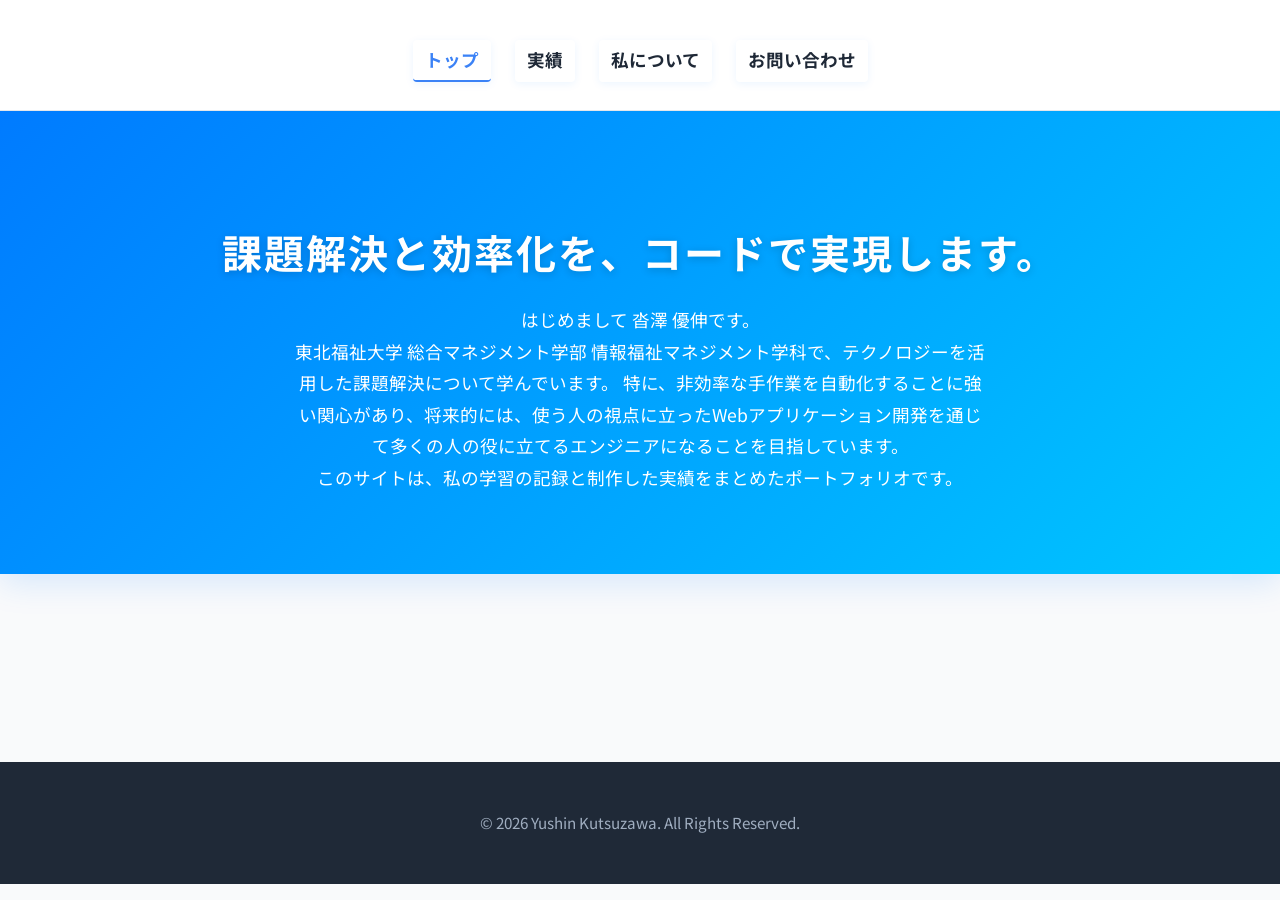
<file: index.html>
<!DOCTYPE html>
<html lang="ja">
<head>
    <meta charset="UTF-8">
    <meta name="viewport" content="width=device-width, initial-scale=1.0">
    <title>沓澤 優伸のポートフォリオサイト</title>
    <meta name="description" content="沓澤優伸のポートフォリオ。現場の非効率を観察し、AIを道具として使い、自分の手でコードにして解決します。文系出身からITエンジニアを志望し、品出し業務を効率化するWebアプリを開発・現場運用しています。">
    <link rel="icon" href="favicon.svg" type="image/svg+xml">
    <meta name="theme-color" content="#2563EB">
    <meta property="og:type" content="website">
    <meta property="og:site_name" content="沓澤 優伸 ポートフォリオ">
    <meta property="og:locale" content="ja_JP">
    <meta property="og:title" content="観察して、作って、現場を変える。｜沓澤 優伸 ポートフォリオ">
    <meta property="og:description" content="現場の非効率を観察し、AIを道具として使い、自分の手でコードにして解決します。文系出身からITエンジニアを志望する沓澤優伸のポートフォリオ。">
    <meta property="og:url" content="https://yupinz123.github.io/Portfolio/">
    <meta property="og:image" content="https://yupinz123.github.io/Portfolio/images/og-image.png">
    <meta property="og:image:width" content="1200">
    <meta property="og:image:height" content="630">
    <meta name="twitter:card" content="summary_large_image">
    <meta name="twitter:title" content="観察して、作って、現場を変える。｜沓澤 優伸 ポートフォリオ">
    <meta name="twitter:description" content="現場の非効率を観察し、AIを道具として使い、自分の手でコードにして解決します。">
    <meta name="twitter:image" content="https://yupinz123.github.io/Portfolio/images/og-image.png">
    <link rel="stylesheet" href="style.css">
    <link rel="preconnect" href="https://fonts.googleapis.com">
    <link rel="preconnect" href="https://fonts.gstatic.com" crossorigin>
    <link href="https://fonts.googleapis.com/css2?family=Noto+Sans+JP:wght@400;700&display=swap" rel="stylesheet">
</head>
<body>

    <header class="header">
        <div class="container">
            <nav class="global-nav">
                <a href="index.html" class="active">トップ</a>
                <a href="works.html">実績</a>
                <a href="about.html">私について</a>
                <a href="contact.html">お問い合わせ</a>
            </nav>
        </div>
    </header>

    <script>
        // ヘッダーをスクロール時にコンパクト化する
        (function() {
            const header = document.querySelector('.header');
            if (!header) return;
            let lastScrollY = window.scrollY;
            const threshold = 80; // px
            function onScroll() {
                const currentY = window.scrollY;
                if (currentY > threshold) {
                    header.classList.add('header--compact');
                } else {
                    header.classList.remove('header--compact');
                }
                lastScrollY = currentY;
            }
            window.addEventListener('scroll', onScroll, { passive: true });
            // 初回実行
            onScroll();
        })();
    </script>
    <main>
        <section id="hero" class="hero-section">
            <div class="container">
                <h1>課題解決と効率化を、コードで実現します。</h1>
                <p>
                    はじめまして 沓澤 優伸です。<br>
                    東北福祉大学 総合マネジメント学部 情報福祉マネジメント学科で、テクノロジーを活用した課題解決について学んでいます。
                    特に、非効率な手作業を自動化することに強い関心があり、将来的には、使う人の視点に立ったWebアプリケーション開発を通じて多くの人の役に立てるエンジニアになることを目指しています。<br>
                    このサイトは、私の学習の記録と制作した実績をまとめたポートフォリオです。
                </p>
            </div>
        </section>
    </main>

    <footer class="footer">
        <div class="container">
            <p>&copy; 2026 Yushin Kutsuzawa. All Rights Reserved.</p>
        </div>
    </footer>

</body>
</html>
</file>
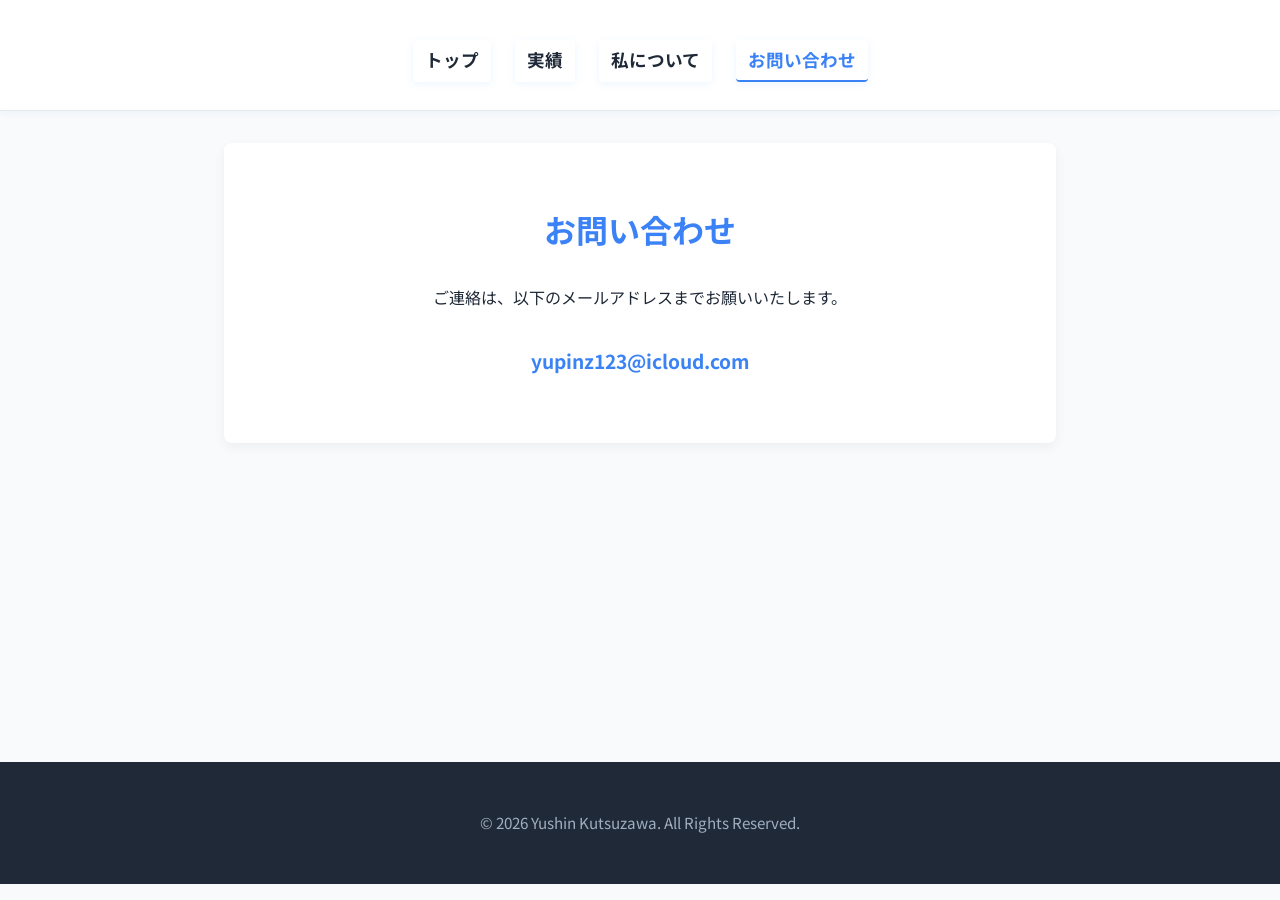
<file: contact.html>
<!DOCTYPE html>
<html lang="ja">
<head>
    <meta charset="UTF-8">
    <meta name="viewport" content="width=device-width, initial-scale=1.0">
    <title>お問い合わせ | 沓澤 優伸のポートフォリオ</title>
    <meta name="description" content="沓澤優伸へのお問い合わせ先。ご連絡はメールにてお願いいたします。">
    <link rel="icon" href="favicon.svg" type="image/svg+xml">
    <meta name="theme-color" content="#2563EB">
    <meta property="og:type" content="website">
    <meta property="og:site_name" content="沓澤 優伸 ポートフォリオ">
    <meta property="og:locale" content="ja_JP">
    <meta property="og:title" content="お問い合わせ｜沓澤 優伸 ポートフォリオ">
    <meta property="og:description" content="沓澤優伸へのお問い合わせ先。ご連絡はメールにてお願いいたします。">
    <meta property="og:url" content="https://yupinz123.github.io/Portfolio/contact.html">
    <meta property="og:image" content="https://yupinz123.github.io/Portfolio/images/og-image.png">
    <meta property="og:image:width" content="1200">
    <meta property="og:image:height" content="630">
    <meta name="twitter:card" content="summary_large_image">
    <meta name="twitter:title" content="お問い合わせ｜沓澤 優伸 ポートフォリオ">
    <meta name="twitter:description" content="沓澤優伸へのお問い合わせ先。">
    <meta name="twitter:image" content="https://yupinz123.github.io/Portfolio/images/og-image.png">
    <link rel="stylesheet" href="style.css">
    <link rel="preconnect" href="https://fonts.googleapis.com">
    <link rel="preconnect" href="https://fonts.gstatic.com" crossorigin>
    <link href="https://fonts.googleapis.com/css2?family=Noto+Sans+JP:wght@400;700&display=swap" rel="stylesheet">
</head>
<body>

    <header class="header">
        <div class="container">
            <nav class="global-nav">
                <a href="index.html">トップ</a>
                <a href="works.html">実績</a>
                <a href="about.html">私について</a>
                <a href="contact.html" class="active">お問い合わせ</a>
            </nav>
        </div>
    </header>

    <main>
        <section class="page-section">
            <div class="container" style="text-align: center;">
                <h2>お問い合わせ</h2>
                <p>ご連絡は、以下のメールアドレスまでお願いいたします。</p>
                <a href="mailto:yupinz123@icloud.com" class="email-link">yupinz123@icloud.com</a>
            </div>
        </section>
    </main>

    <footer class="footer">
        <div class="container">
            <p>&copy; 2026 Yushin Kutsuzawa. All Rights Reserved.</p>
        </div>
    </footer>

</body>
</html>
</file>
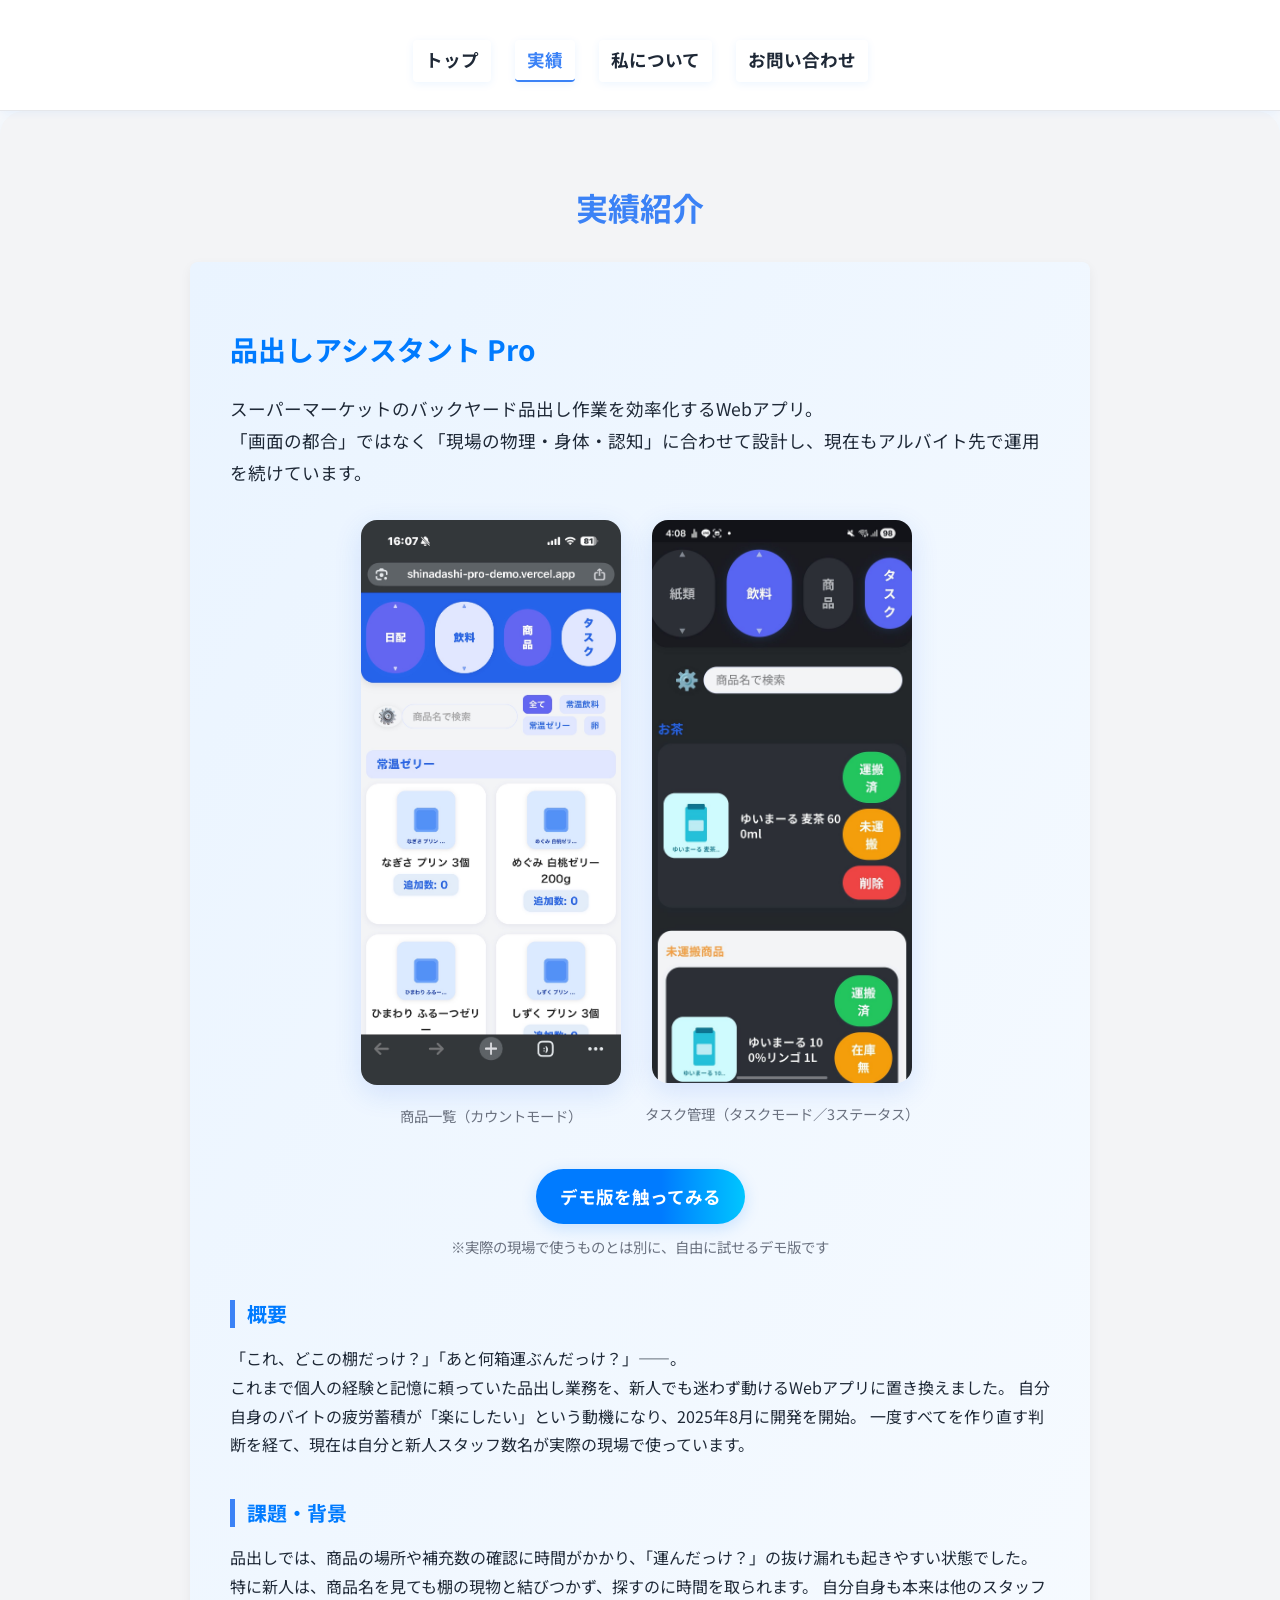
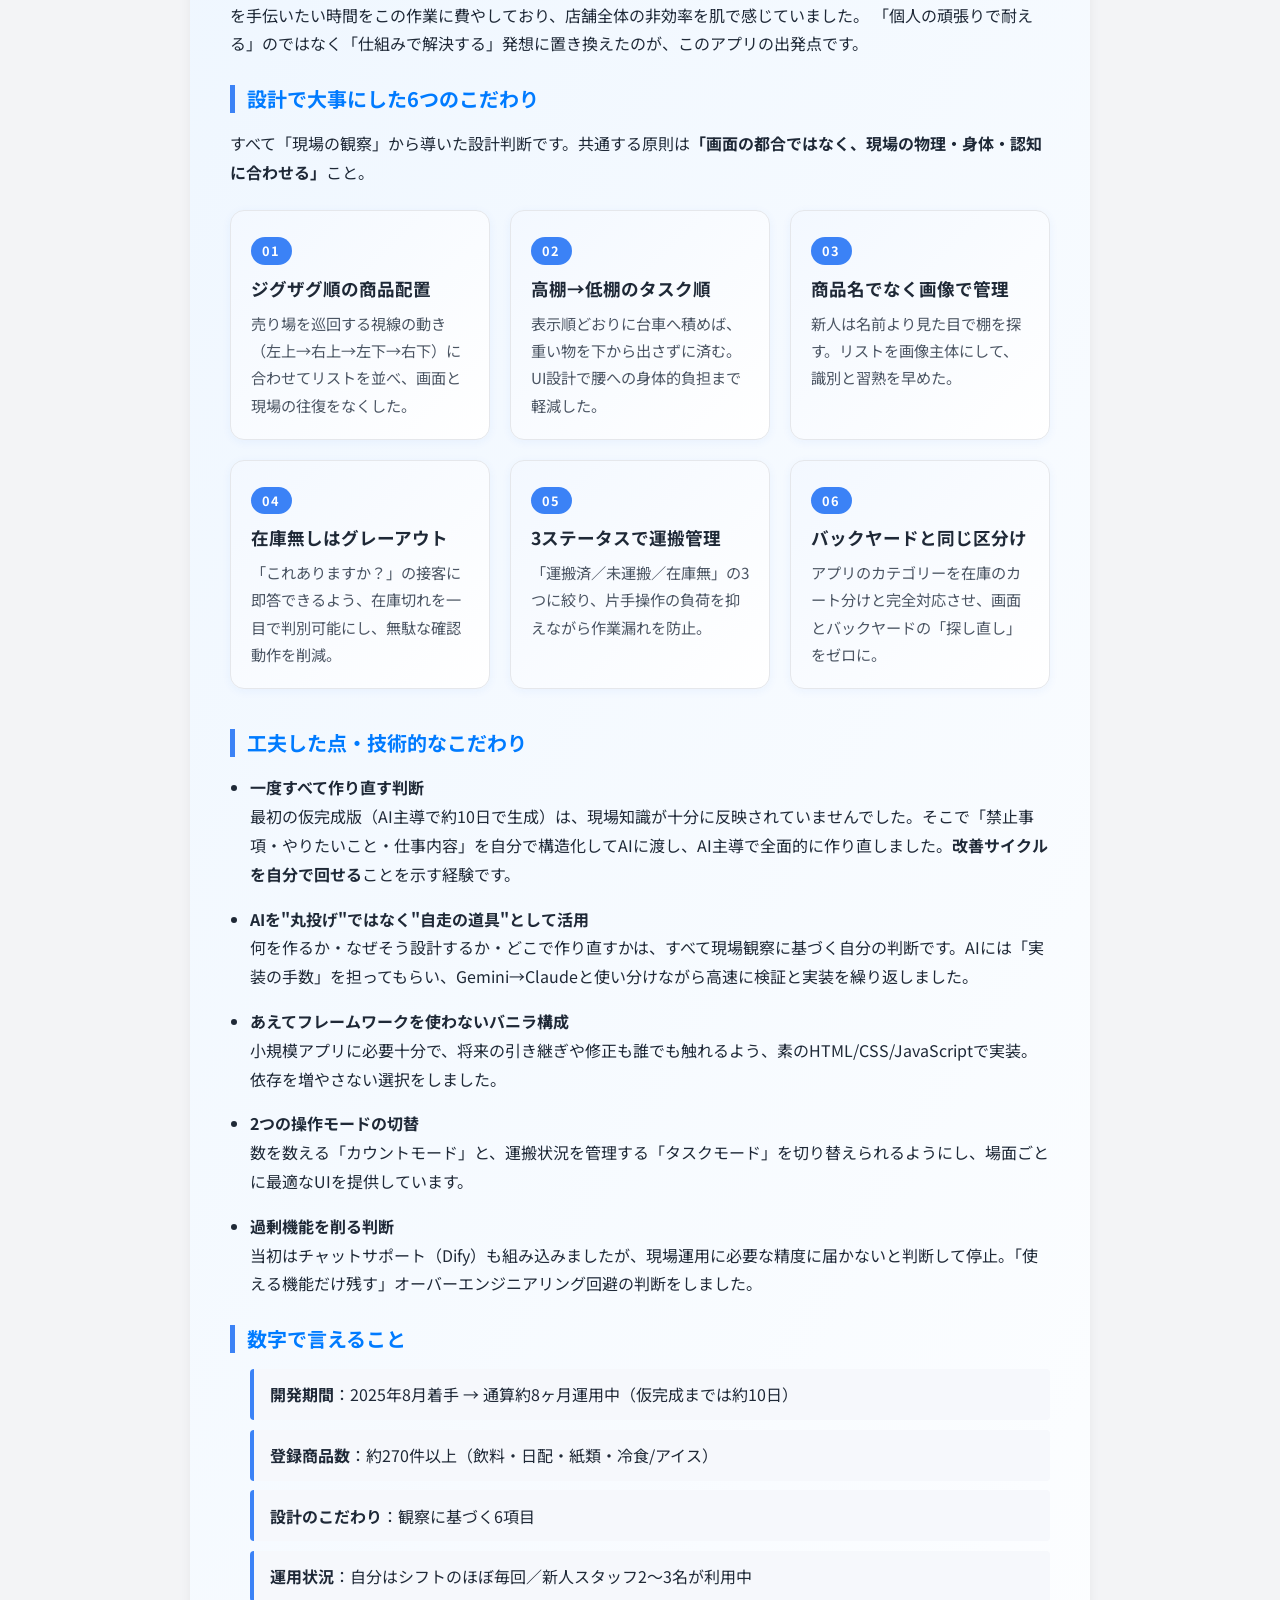
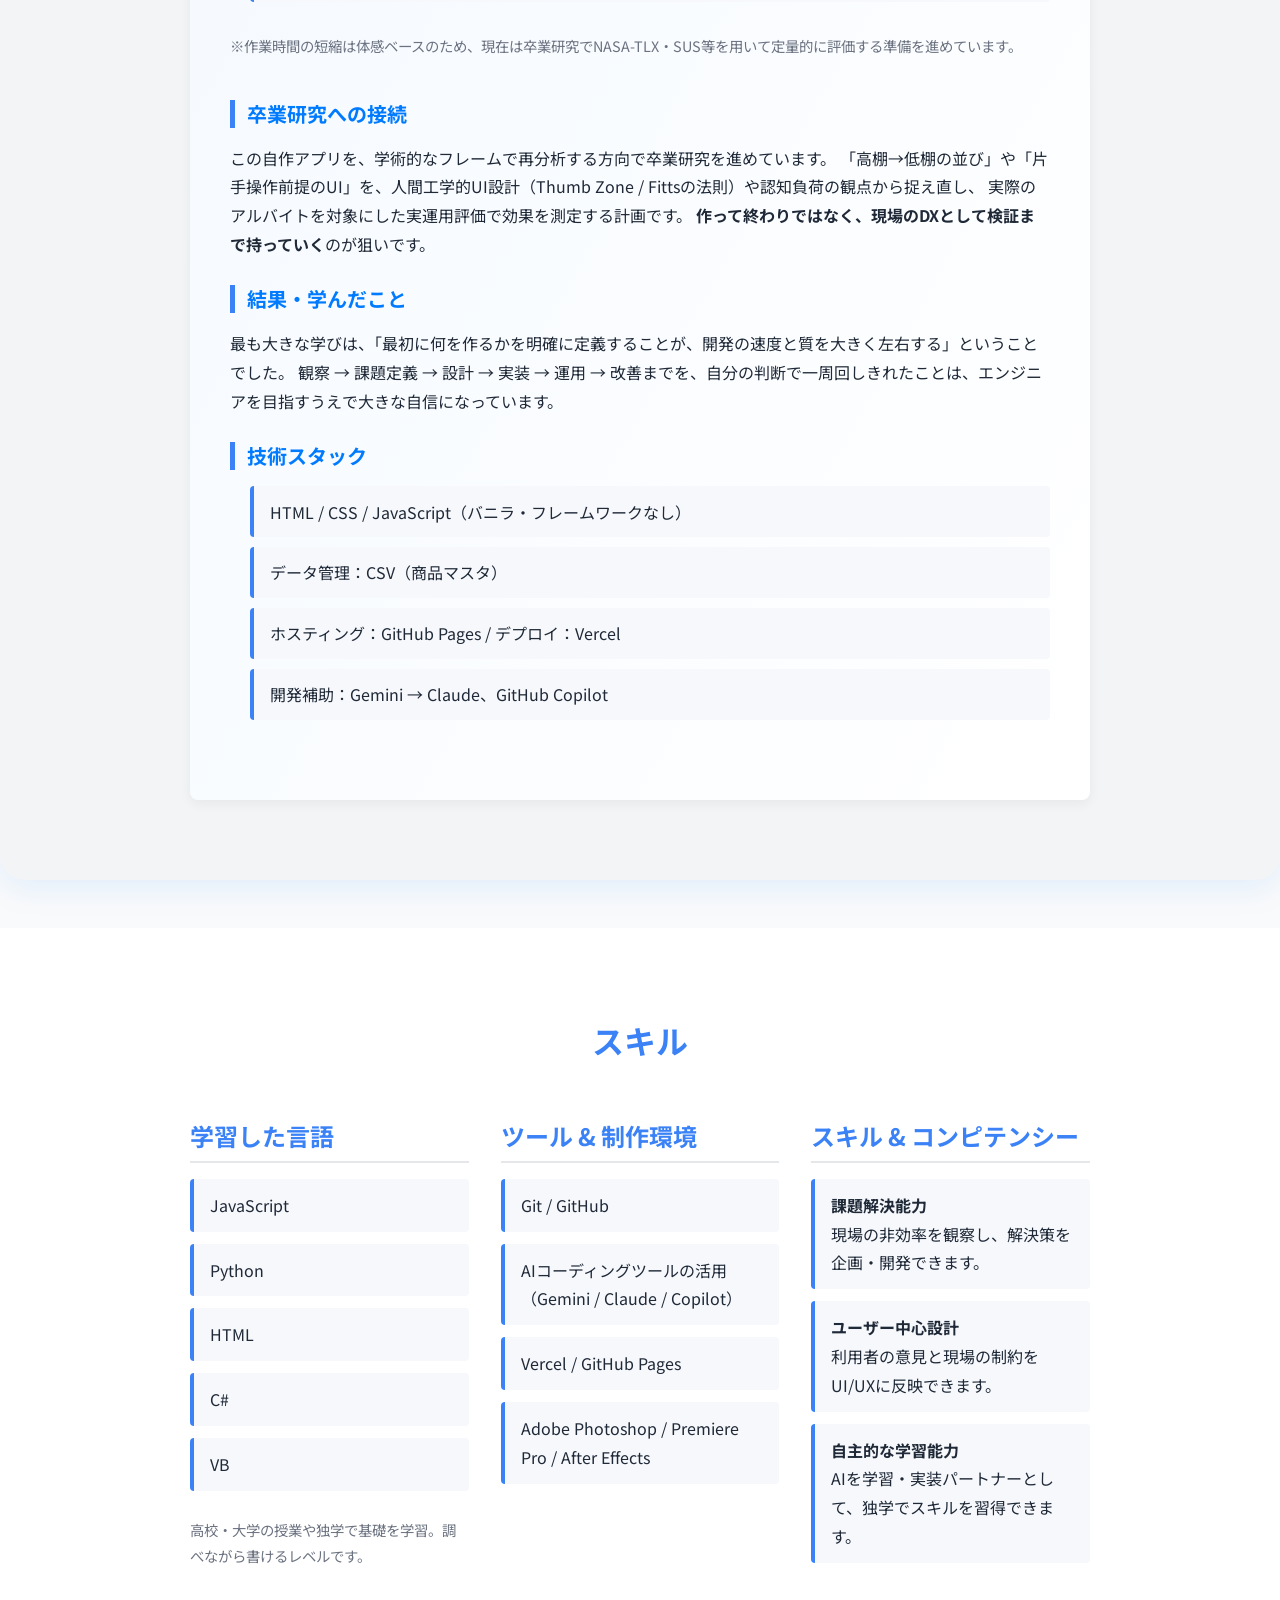
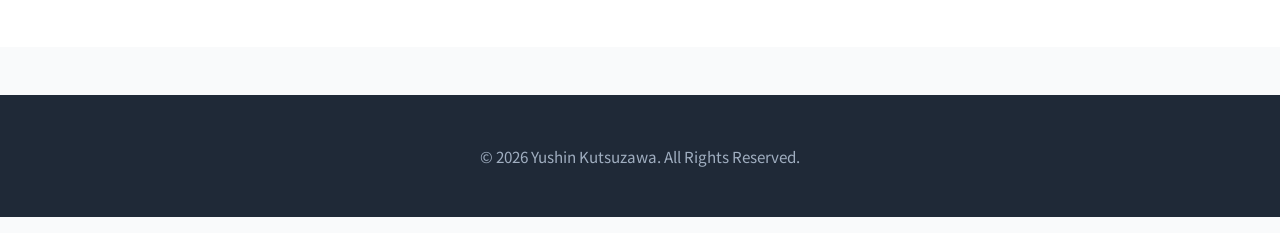
<file: works.html>
<!DOCTYPE html>
<html lang="ja">
<head>
    <meta charset="UTF-8">
    <meta name="viewport" content="width=device-width, initial-scale=1.0">
    <title>実績紹介 | 沓澤 優伸のポートフォリオ</title>
    <meta name="description" content="実績紹介。アルバイト先の品出し業務を効率化するWebアプリ『品出しアシスタント Pro』。現場観察に基づく6つの設計と、AIを自走の道具として活用した開発・運用の記録。">
    <link rel="icon" href="favicon.svg" type="image/svg+xml">
    <meta name="theme-color" content="#2563EB">
    <meta property="og:type" content="website">
    <meta property="og:site_name" content="沓澤 優伸 ポートフォリオ">
    <meta property="og:locale" content="ja_JP">
    <meta property="og:title" content="実績紹介｜品出しアシスタント Pro - 沓澤 優伸">
    <meta property="og:description" content="現場観察に基づく6つの設計と、AIを自走の道具として活用して開発した、品出し業務効率化Webアプリの記録。">
    <meta property="og:url" content="https://yupinz123.github.io/Portfolio/works.html">
    <meta property="og:image" content="https://yupinz123.github.io/Portfolio/images/og-image.png">
    <meta property="og:image:width" content="1200">
    <meta property="og:image:height" content="630">
    <meta name="twitter:card" content="summary_large_image">
    <meta name="twitter:title" content="実績紹介｜品出しアシスタント Pro - 沓澤 優伸">
    <meta name="twitter:description" content="現場観察に基づく6つの設計と、AIを自走の道具として活用して開発した品出し業務効率化Webアプリ。">
    <meta name="twitter:image" content="https://yupinz123.github.io/Portfolio/images/og-image.png">
    <link rel="stylesheet" href="style.css">
    <link rel="preconnect" href="https://fonts.googleapis.com">
    <link rel="preconnect" href="https://fonts.gstatic.com" crossorigin>
    <link href="https://fonts.googleapis.com/css2?family=Noto+Sans+JP:wght@400;700&display=swap" rel="stylesheet">
</head>
<body>

    <header class="header">
        <div class="container">
            <nav class="global-nav">
                <a href="index.html">トップ</a>
                <a href="works.html" class="active">実績</a>
                <a href="about.html">私について</a>
                <a href="contact.html">お問い合わせ</a>
            </nav>
        </div>
    </header>

    <main>
        <section id="works" class="works-section">
            <div class="container">
                <h2>実績紹介</h2>
                <div class="project-card">
                    <h3>品出しアシスタント Pro</h3>
                    <p class="project-lead">
                        スーパーマーケットのバックヤード品出し作業を効率化するWebアプリ。<br>
                        「画面の都合」ではなく「現場の物理・身体・認知」に合わせて設計し、現在もアルバイト先で運用を続けています。
                    </p>

                    <div class="project-screenshots">
                        <figure>
                            <img src="images/screenshot-products.png" alt="商品一覧（カウントモード）の画面" class="screenshot">
                            <figcaption>商品一覧（カウントモード）</figcaption>
                        </figure>
                        <figure>
                            <img src="images/screenshot-tasks.jpg" alt="タスク管理（タスクモード）の画面" class="screenshot">
                            <figcaption>タスク管理（タスクモード／3ステータス）</figcaption>
                        </figure>
                    </div>

                    <div class="project-buttons">
                        <a href="https://shinadashi-pro-demo.vercel.app/" target="_blank" rel="noopener noreferrer" class="btn btn-primary">デモ版を触ってみる</a>
                        <span class="note">※実際の現場で使うものとは別に、自由に試せるデモ版です</span>
                    </div>

                    <div class="project-overview">
                        <h4>概要</h4>
                        <p>
                            「これ、どこの棚だっけ？」「あと何箱運ぶんだっけ？」――。<br>
                            これまで個人の経験と記憶に頼っていた品出し業務を、新人でも迷わず動けるWebアプリに置き換えました。
                            自分自身のバイトの疲労蓄積が「楽にしたい」という動機になり、2025年8月に開発を開始。
                            一度すべてを作り直す判断を経て、現在は自分と新人スタッフ数名が実際の現場で使っています。
                        </p>
                    </div>

                    <div class="project-details">
                        <h4>課題・背景</h4>
                        <p>
                            品出しでは、商品の場所や補充数の確認に時間がかかり、「運んだっけ？」の抜け漏れも起きやすい状態でした。
                            特に新人は、商品名を見ても棚の現物と結びつかず、探すのに時間を取られます。
                            自分自身も本来は他のスタッフを手伝いたい時間をこの作業に費やしており、店舗全体の非効率を肌で感じていました。
                            「個人の頑張りで耐える」のではなく「仕組みで解決する」発想に置き換えたのが、このアプリの出発点です。
                        </p>

                        <h4>設計で大事にした6つのこだわり</h4>
                        <p class="section-lead">
                            すべて「現場の観察」から導いた設計判断です。共通する原則は<strong>「画面の都合ではなく、現場の物理・身体・認知に合わせる」</strong>こと。
                        </p>
                        <div class="principle-grid">
                            <div class="principle-card">
                                <span class="principle-num">01</span>
                                <h5>ジグザグ順の商品配置</h5>
                                <p>売り場を巡回する視線の動き（左上→右上→左下→右下）に合わせてリストを並べ、画面と現場の往復をなくした。</p>
                            </div>
                            <div class="principle-card">
                                <span class="principle-num">02</span>
                                <h5>高棚→低棚のタスク順</h5>
                                <p>表示順どおりに台車へ積めば、重い物を下から出さずに済む。UI設計で腰への身体的負担まで軽減した。</p>
                            </div>
                            <div class="principle-card">
                                <span class="principle-num">03</span>
                                <h5>商品名でなく画像で管理</h5>
                                <p>新人は名前より見た目で棚を探す。リストを画像主体にして、識別と習熟を早めた。</p>
                            </div>
                            <div class="principle-card">
                                <span class="principle-num">04</span>
                                <h5>在庫無しはグレーアウト</h5>
                                <p>「これありますか？」の接客に即答できるよう、在庫切れを一目で判別可能にし、無駄な確認動作を削減。</p>
                            </div>
                            <div class="principle-card">
                                <span class="principle-num">05</span>
                                <h5>3ステータスで運搬管理</h5>
                                <p>「運搬済／未運搬／在庫無」の3つに絞り、片手操作の負荷を抑えながら作業漏れを防止。</p>
                            </div>
                            <div class="principle-card">
                                <span class="principle-num">06</span>
                                <h5>バックヤードと同じ区分け</h5>
                                <p>アプリのカテゴリーを在庫のカート分けと完全対応させ、画面とバックヤードの「探し直し」をゼロに。</p>
                            </div>
                        </div>

                        <h4>工夫した点・技術的なこだわり</h4>
                        <ul>
                            <li><strong>一度すべて作り直す判断</strong><br>
                                最初の仮完成版（AI主導で約10日で生成）は、現場知識が十分に反映されていませんでした。そこで「禁止事項・やりたいこと・仕事内容」を自分で構造化してAIに渡し、AI主導で全面的に作り直しました。<strong>改善サイクルを自分で回せる</strong>ことを示す経験です。</li>
                            <li><strong>AIを"丸投げ"ではなく"自走の道具"として活用</strong><br>
                                何を作るか・なぜそう設計するか・どこで作り直すかは、すべて現場観察に基づく自分の判断です。AIには「実装の手数」を担ってもらい、Gemini→Claudeと使い分けながら高速に検証と実装を繰り返しました。</li>
                            <li><strong>あえてフレームワークを使わないバニラ構成</strong><br>
                                小規模アプリに必要十分で、将来の引き継ぎや修正も誰でも触れるよう、素のHTML/CSS/JavaScriptで実装。依存を増やさない選択をしました。</li>
                            <li><strong>2つの操作モードの切替</strong><br>
                                数を数える「カウントモード」と、運搬状況を管理する「タスクモード」を切り替えられるようにし、場面ごとに最適なUIを提供しています。</li>
                            <li><strong>過剰機能を削る判断</strong><br>
                                当初はチャットサポート（Dify）も組み込みましたが、現場運用に必要な精度に届かないと判断して停止。「使える機能だけ残す」オーバーエンジニアリング回避の判断をしました。</li>
                        </ul>

                        <h4>数字で言えること</h4>
                        <ul class="fact-list">
                            <li><strong>開発期間</strong>：2025年8月着手 → 通算約8ヶ月運用中（仮完成までは約10日）</li>
                            <li><strong>登録商品数</strong>：約270件以上（飲料・日配・紙類・冷食/アイス）</li>
                            <li><strong>設計のこだわり</strong>：観察に基づく6項目</li>
                            <li><strong>運用状況</strong>：自分はシフトのほぼ毎回／新人スタッフ2〜3名が利用中</li>
                        </ul>
                        <p class="note">
                            ※作業時間の短縮は体感ベースのため、現在は卒業研究でNASA-TLX・SUS等を用いて定量的に評価する準備を進めています。
                        </p>

                        <h4>卒業研究への接続</h4>
                        <p>
                            この自作アプリを、学術的なフレームで再分析する方向で卒業研究を進めています。
                            「高棚→低棚の並び」や「片手操作前提のUI」を、人間工学的UI設計（Thumb Zone / Fittsの法則）や認知負荷の観点から捉え直し、
                            実際のアルバイトを対象にした実運用評価で効果を測定する計画です。
                            <strong>作って終わりではなく、現場のDXとして検証まで持っていく</strong>のが狙いです。
                        </p>

                        <h4>結果・学んだこと</h4>
                        <p>
                            最も大きな学びは、「最初に何を作るかを明確に定義することが、開発の速度と質を大きく左右する」ということでした。
                            観察 → 課題定義 → 設計 → 実装 → 運用 → 改善までを、自分の判断で一周回しきれたことは、エンジニアを目指すうえで大きな自信になっています。
                        </p>

                        <h4>技術スタック</h4>
                        <ul class="stack-list">
                            <li>HTML / CSS / JavaScript（バニラ・フレームワークなし）</li>
                            <li>データ管理：CSV（商品マスタ）</li>
                            <li>ホスティング：GitHub Pages / デプロイ：Vercel</li>
                            <li>開発補助：Gemini → Claude、GitHub Copilot</li>
                        </ul>
                    </div>
                </div>
            </div>
        </section>

        <section id="skills" class="skills-section">
            <div class="container">
                <h2>スキル</h2>
                <div class="skills-container">
                    <div class="skill-category">
                        <h3>学習した言語</h3>
                        <ul>
                            <li>JavaScript</li>
                            <li>Python</li>
                            <li>HTML</li>
                            <li>C#</li>
                            <li>VB</li>
                        </ul>
                        <p class="note">高校・大学の授業や独学で基礎を学習。調べながら書けるレベルです。</p>
                    </div>
                    <div class="skill-category">
                        <h3>ツール & 制作環境</h3>
                        <ul>
                            <li>Git / GitHub</li>
                            <li>AIコーディングツールの活用（Gemini / Claude / Copilot）</li>
                            <li>Vercel / GitHub Pages</li>
                            <li>Adobe Photoshop / Premiere Pro / After Effects</li>
                        </ul>
                    </div>
                    <div class="skill-category">
                        <h3>スキル & コンピテンシー</h3>
                        <ul>
                            <li><strong>課題解決能力</strong><br>現場の非効率を観察し、解決策を企画・開発できます。</li>
                            <li><strong>ユーザー中心設計</strong><br>利用者の意見と現場の制約をUI/UXに反映できます。</li>
                            <li><strong>自主的な学習能力</strong><br>AIを学習・実装パートナーとして、独学でスキルを習得できます。</li>
                        </ul>
                    </div>
                </div>
            </div>
        </section>
    </main>

    <footer class="footer">
        <div class="container">
            <p>&copy; 2026 Yushin Kutsuzawa. All Rights Reserved.</p>
        </div>
    </footer>

</body>
</html>
</file>
<file: style.css>
/* プロフィール画像を円形で表示 */
.profile-image {
    width: 160px;
    height: 160px;
    object-fit: cover;
    border-radius: 50%;
    box-shadow: 0 4px 16px rgba(0,123,255,0.10);
    margin-bottom: 24px;
    background: #fff;
    display: block;
}
/* ===== 基本設定とリセット ===== */
:root {
    --primary-color: #3B82F6; /* 青色 */
    --secondary-color: #1F2937; /* 濃い灰色（テキスト用） */
    --background-color: #F9FAFB; /* 明るい灰色（背景） */
    --card-background-color: #FFFFFF; /* カード背景（白） */
    --border-color: #E5E7EB; /* 境界線 */
}
/* Portfolio 共通CSS */
body {
    margin: 0;
    padding: 0;
    font-family: '游ゴシック体', 'Yu Gothic', 'ヒラギノ角ゴシック', 'Hiragino Kaku Gothic Pro', 'メイリオ', Meiryo, sans-serif;
    background: #f6f8fc;
    color: #333;
    line-height: 1.7;
}
header {
    background: #fff;
    border-bottom: 1px solid #eee;
    padding: 24px 0 12px 0;
    box-shadow: 0 2px 8px rgba(0,123,255,0.06);
}

/* スクロール時にヘッダーをコンパクトにする */
.header {
    transition: padding 0.25s ease, box-shadow 0.25s ease, background-color 0.25s ease;
}
.header--compact {
    padding: 8px 0; /* 高さを小さくする */
    box-shadow: 0 2px 8px rgba(0,0,0,0.06);
    background-color: rgba(255,255,255,0.95);
}
.header--compact .global-nav a {
    padding: 6px 8px;
    font-size: 0.95rem;
}
.header--compact .container {
    max-width: 1100px;
}
.nav, .global-nav {
    display: flex;
    justify-content: center;
    gap: 32px;
}
.nav a, .global-nav a {
    color: #007bff;
    text-decoration: none;
    font-weight: bold;
    font-size: 1.1rem;
    padding: 4px 12px;
    border-radius: 4px;
    transition: background 0.2s, box-shadow 0.2s, transform 0.2s;
    box-shadow: 0 2px 8px rgba(0,123,255,0.08);
}
.nav a:hover, .global-nav a:hover {
    background: #eaf4ff;
    box-shadow: 0 4px 16px rgba(0,123,255,0.15);
    transform: translateY(-2px) scale(1.08);
}
.container {
    max-width: 900px;
    margin: 40px auto;
    padding: 0 20px;
}
h1, h2, h3, h4 {
    color: #007bff;
    margin-bottom: 0.5em;
}
h1 {
    font-size: 2.4rem;
    font-weight: bold;
}
h2 {
    font-size: 1.6rem;
    font-weight: bold;
}
.grid {
    display: grid;
    gap: 32px;
}
img.screenshot {
    max-width: 320px;
    width: 100%;
    border-radius: 12px;
    box-shadow: 0 4px 24px rgba(0,123,255,0.12);
    margin: 16px 0;
    transition: transform 0.3s, box-shadow 0.3s;
}
img.screenshot:hover {
    transform: scale(1.04);
    box-shadow: 0 8px 32px rgba(0,123,255,0.18);
}
.btn, .btn-primary {
    display: inline-block;
    background: linear-gradient(90deg, #007bff 60%, #00c6ff 100%);
    color: #fff;
    font-weight: bold;
    padding: 12px 32px;
    border-radius: 32px;
    box-shadow: 0 4px 16px rgba(0,123,255,0.18);
    font-size: 1.1rem;
    border: none;
    cursor: pointer;
    transition: box-shadow 0.2s, transform 0.2s, background 0.2s;
    text-decoration: none;
}
.btn:hover, .btn-primary:hover {
    box-shadow: 0 8px 32px rgba(0,123,255,0.28);
    transform: translateY(-2px) scale(1.07);
    background: linear-gradient(90deg, #0056b3 60%, #007bff 100%);
}
.btn-secondary {
    background: #fff;
    color: #007bff;
    border: 2px solid #007bff;
    box-shadow: 0 2px 8px rgba(0,123,255,0.08);
    padding: 10px 28px;
    border-radius: 32px;
    font-weight: bold;
    font-size: 1.05rem;
    transition: box-shadow 0.2s, transform 0.2s, background 0.2s, color 0.2s;
}
.btn-secondary:hover {
    background: #eaf4ff;
    color: #0056b3;
    box-shadow: 0 4px 16px rgba(0,123,255,0.15);
    transform: scale(1.05);
}
.hero-section {
    background: linear-gradient(135deg, #007bff 0%, #00c6ff 100%);
    color: #fff;
    padding: 80px 0 60px 0;
    text-align: center;
    box-shadow: 0 8px 32px rgba(0,123,255,0.15);
    position: relative;
    overflow: hidden;
}
.hero-section h1 {
    font-size: 2.8rem;
    font-weight: 700;
    letter-spacing: 0.05em;
    animation: fadeInDown 1s;
    color: #fff;
    text-shadow: 0 2px 8px rgba(0,0,0,0.18);
}
@keyframes fadeInDown {
    from { opacity: 0; transform: translateY(-40px);}
    to { opacity: 1; transform: translateY(0);}
}
.works-section {
    background: #fff;
    border-radius: 24px;
    box-shadow: 0 8px 32px rgba(0,123,255,0.10);
    margin-bottom: 48px;
    padding: 48px 0;
}
.project-card {
    background: linear-gradient(120deg, #eaf4ff 0%, #fff 100%);
    border-radius: 18px;
    box-shadow: 0 4px 24px rgba(0,123,255,0.10);
    padding: 32px 24px;
    margin-bottom: 32px;
    opacity: 0;
    transform: translateY(40px);
    animation: fadeUp 1.2s 0.2s forwards;
}
@keyframes fadeUp {
    from { opacity: 0; transform: translateY(40px); }
    to { opacity: 1; transform: translateY(0); }
}
.page-section {
    background: #f6f8fc;
    border-radius: 18px;
    box-shadow: 0 2px 8px rgba(0,123,255,0.06);
    margin-bottom: 32px;
    padding: 40px 0;
}
.footer {
    text-align: center;
    color: #aaa;
    font-size: 0.95rem;
    margin: 48px 0 16px 0;
}
html {
    scroll-behavior: smooth;
}

body {
    margin: 0;
    font-family: 'Noto Sans JP', sans-serif;
    background-color: var(--background-color);
    color: var(--secondary-color);
    line-height: 1.8;
    display: flex;
    flex-direction: column;
    min-height: 100vh;
}

main {
    flex-grow: 1; /* フッターを一番下に固定するための設定 */
}

h1, h2, h3, h4 {
    font-weight: 700;
    line-height: 1.4;
}

h2 {
    font-size: 2rem;
    text-align: center;
    margin-bottom: 2rem;
    color: var(--primary-color);
}

h3 {
    font-size: 1.75rem;
    margin-bottom: 1.5rem;
}

h4 {
    font-size: 1.25rem;
    margin-bottom: 1rem;
    border-left: 5px solid var(--primary-color);
    padding-left: 0.75rem;
}

section {
    padding: 4rem 0;
}

.container {
    max-width: 900px;
    margin: 0 auto;
    padding: 0 1rem;
}

/* ===== ヘッダー ===== */
.header {
    background-color: var(--card-background-color);
    border-bottom: 1px solid var(--border-color);
    position: sticky;
    top: 0;
    z-index: 100;
}

.global-nav {
    display: flex;
    justify-content: center;
    gap: 1.5rem;
    padding: 1rem 0;
}

.global-nav a {
    text-decoration: none;
    color: var(--secondary-color);
    font-weight: 700;
    padding-bottom: 4px;
    border-bottom: 2px solid transparent;
    transition: all 0.2s ease-in-out;
}

.global-nav a:hover {
    color: var(--primary-color);
}

/* 現在のページを示すアクティブスタイル */
.global-nav a.active {
    color: var(--primary-color);
    border-bottom-color: var(--primary-color);
}

/* ===== ヒーローセクション（トップページ用） ===== */
.hero-section {
    background-color: var(--card-background-color);
    text-align: center;
    padding: 5rem 0;
}

.hero-section h1 {
    font-size: 2.5rem;
    margin-bottom: 1.5rem;
}

.hero-section p {
    max-width: 700px;
    margin: 0 auto;
    font-size: 1.1rem;
}

/* ===== 実績紹介セクション ===== */
.works-section {
    background-color: #F3F4F6;
}

.project-card {
    background-color: var(--card-background-color);
    padding: 2.5rem;
    border-radius: 8px;
    box-shadow: 0 4px 12px rgba(0,0,0,0.05);
}

.project-image {
    width: 100%;
    max-width: 700px;
    display: block;
    margin: 0 auto 2.5rem auto;
    border-radius: 8px;
    box-shadow: 0 4px 12px rgba(0,0,0,0.1);
}

.project-overview,
.project-details {
    margin-bottom: 2.5rem;
}

.project-details ul {
    padding-left: 20px;
}

.project-details li {
    margin-bottom: 1rem;
}

.project-buttons {
    display: flex;
    justify-content: center;
    gap: 1rem;
    margin-bottom: 2.5rem;
}

.btn {
    display: inline-block;
    padding: 0.75rem 1.5rem;
    border-radius: 999px;
    text-decoration: none;
    font-weight: 700;
    transition: transform 0.2s ease-in-out, box-shadow 0.2s ease-in-out;
}

.btn:hover {
    transform: translateY(-2px);
    box-shadow: 0 4px 8px rgba(0,0,0,0.1);
}

.btn-primary {
    background-color: var(--primary-color);
    color: white;
}

.btn-secondary {
    background-color: var(--secondary-color);
    color: white;
}

/* ===== スキルセクション ===== */
.skills-list {
    display: flex;
    flex-wrap: wrap;
    justify-content: center;
    gap: 1rem;
    list-style: none;
    padding: 0;
}

.skills-list li {
    background-color: var(--primary-color);
    color: white;
    padding: 0.5rem 1.25rem;
    border-radius: 999px;
    font-weight: 700;
}

/* =====汎用セクションスタイル（About, Contact用）===== */
.page-section {
    background-color: var(--card-background-color);
    padding: 4rem 1rem;
    max-width: 800px;
    margin: 2rem auto;
    border-radius: 8px;
    box-shadow: 0 4px 12px rgba(0,0,0,0.05);
}

.page-section h2 {
    margin-top: 0;
}

.email-link {
    display: inline-block;
    margin-top: 1rem;
    font-size: 1.2rem;
    font-weight: 700;
    color: var(--primary-color);
    text-decoration: none;
}

/* ===== フッター ===== */
.footer {
    text-align: center;
    padding: 2rem 0;
    background-color: var(--secondary-color);
    color: #A0AEC0;
}

/* ===== レスポンシブ対応 ===== */
@media (max-width: 768px) {
    h1 {
        font-size: 2rem;
    }
    h2 {
        font-size: 1.75rem;
    }
    .global-nav {
        gap: 1rem;
        flex-wrap: wrap;
    }
    .project-card {
        padding: 1.5rem;
    }

    /* 追加のモバイル最適化 */
    .container {
        padding: 0 12px;
        margin: 20px auto;
    }
    .hero-section {
        padding: 40px 0;
    }
    .hero-section h1 {
        font-size: 1.6rem;
        line-height: 1.3;
    }
    .hero-section p {
        font-size: 1rem;
        padding: 0 8px;
    }
    .global-nav a {
        padding: 8px 10px;
        font-size: 0.95rem;
    }
    .btn, .btn-primary, .btn-secondary {
        padding: 10px 18px;
        font-size: 0.95rem;
    }
    .project-image {
        max-width: 100%;
        height: auto;
    }
    .project-card {
        padding: 1.25rem;
        border-radius: 12px;
    }
    .skills-container {
        grid-template-columns: 1fr;
    }
    .footer {
        padding: 2rem 1rem;
        text-align: center;
    }
    /* リストやテキストの余白も詰める */
    .project-overview, .project-details {
        margin-bottom: 1rem;
    }
    /* ヘッダーの sticky を維持したまま表示をスリム化 */
    .header .container {
        padding-left: 12px;
        padding-right: 12px;
    }
}

/* ===== 私についてページ専用スタイル ===== */
.about-container {
    display: flex;
    align-items: flex-start;
    gap: 2rem;
    margin-bottom: 2.5rem;
}

.profile-image {
    width: 150px;
    height: 150px;
    border-radius: 50%; /* 丸い形にする */
    object-fit: cover; /* 画像が潰れないように調整 */
    box-shadow: 0 4px 12px rgba(0,0,0,0.1);
}

.about-text {
    flex: 1;
}

.about-text h4 {
    margin-top: 0; /* 画像の横に来る最初のh4の上の余白をなくす */
}

/* 768px以下の画面幅（スマホなど）では縦に並べる */
@media (max-width: 768px) {
    .about-container {
        flex-direction: column;
        align-items: center; /* 中央揃えにする */
    }
}

/* ===== スキルセクションの新しいスタイル ===== */
.skills-section {
    background-color: var(--card-background-color); /* 背景を白に */
}

.skills-container {
    display: grid;
    /* 画面幅に応じて列数を自動調整（PCでは3列、スマホでは1列） */
    grid-template-columns: repeat(auto-fit, minmax(250px, 1fr));
    gap: 2rem;
    text-align: left;
}

.skill-category h3 {
    font-size: 1.5rem;
    color: var(--primary-color);
    border-bottom: 2px solid var(--border-color);
    padding-bottom: 0.5rem;
    margin-bottom: 1rem;
}

.skill-category ul {
    list-style: none;
    padding: 0;
    margin: 0;
}

.skill-category li {
    background-color: #f6f8fc;
    border-left: 4px solid var(--primary-color);
    padding: 0.75rem 1rem;
    margin-bottom: 0.75rem;
    border-radius: 4px;
}

/* ===== 実績ページ：プロジェクト本文 ===== */
.project-lead {
    font-size: 1.1rem;
    color: var(--secondary-color);
    margin-bottom: 2rem;
}

.section-lead {
    margin-bottom: 1.5rem;
}

.note {
    display: inline-block;
    font-size: 0.9rem;
    color: var(--muted-color, #6B7280);
}

/* スクリーンショットを2枚並べる */
.project-screenshots {
    display: flex;
    flex-wrap: wrap;
    justify-content: center;
    gap: 1.5rem;
    margin: 0 auto 2.5rem auto;
}

.project-screenshots figure {
    margin: 0;
    text-align: center;
}

.project-screenshots .screenshot {
    max-width: 260px;
    width: 100%;
    border-radius: 16px;
    box-shadow: 0 8px 28px rgba(37, 99, 235, 0.14);
    margin: 0;
}

.project-screenshots figcaption {
    margin-top: 0.6rem;
    font-size: 0.9rem;
    color: var(--muted-color, #6B7280);
}

/* ボタン下の注記 */
.project-buttons {
    flex-direction: column;
    align-items: center;
    gap: 0.6rem;
}

/* 6つの設計こだわりカード */
.principle-grid {
    display: grid;
    grid-template-columns: repeat(auto-fit, minmax(240px, 1fr));
    gap: 1.25rem;
    margin-bottom: 2.5rem;
}

.principle-card {
    position: relative;
    background: linear-gradient(135deg, #f3f8ff 0%, #ffffff 100%);
    border: 1px solid var(--border-color);
    border-radius: 14px;
    padding: 1.5rem 1.25rem 1.25rem;
    box-shadow: 0 2px 10px rgba(37, 99, 235, 0.06);
    transition: transform 0.2s ease, box-shadow 0.2s ease;
}

.principle-card:hover {
    transform: translateY(-4px);
    box-shadow: 0 10px 28px rgba(37, 99, 235, 0.14);
}

.principle-num {
    display: inline-block;
    font-size: 0.8rem;
    font-weight: 700;
    letter-spacing: 0.1em;
    color: #fff;
    background: var(--primary-color);
    border-radius: 999px;
    padding: 0.15rem 0.7rem;
    margin-bottom: 0.75rem;
}

.principle-card h5 {
    font-size: 1.1rem;
    color: var(--secondary-color);
    margin: 0 0 0.5rem;
    line-height: 1.4;
}

.principle-card p {
    font-size: 0.95rem;
    margin: 0;
    color: #4B5563;
}

/* 事実・スタックの箇条書き */
.fact-list,
.stack-list {
    list-style: none;
    padding: 0;
    margin: 0 0 1rem;
}

.fact-list li,
.stack-list li {
    background-color: #f6f8fc;
    border-left: 4px solid var(--primary-color);
    padding: 0.7rem 1rem;
    margin-bottom: 0.6rem;
    border-radius: 4px;
}

@media (max-width: 768px) {
    .project-screenshots .screenshot {
        max-width: 220px;
    }
}
</file>
